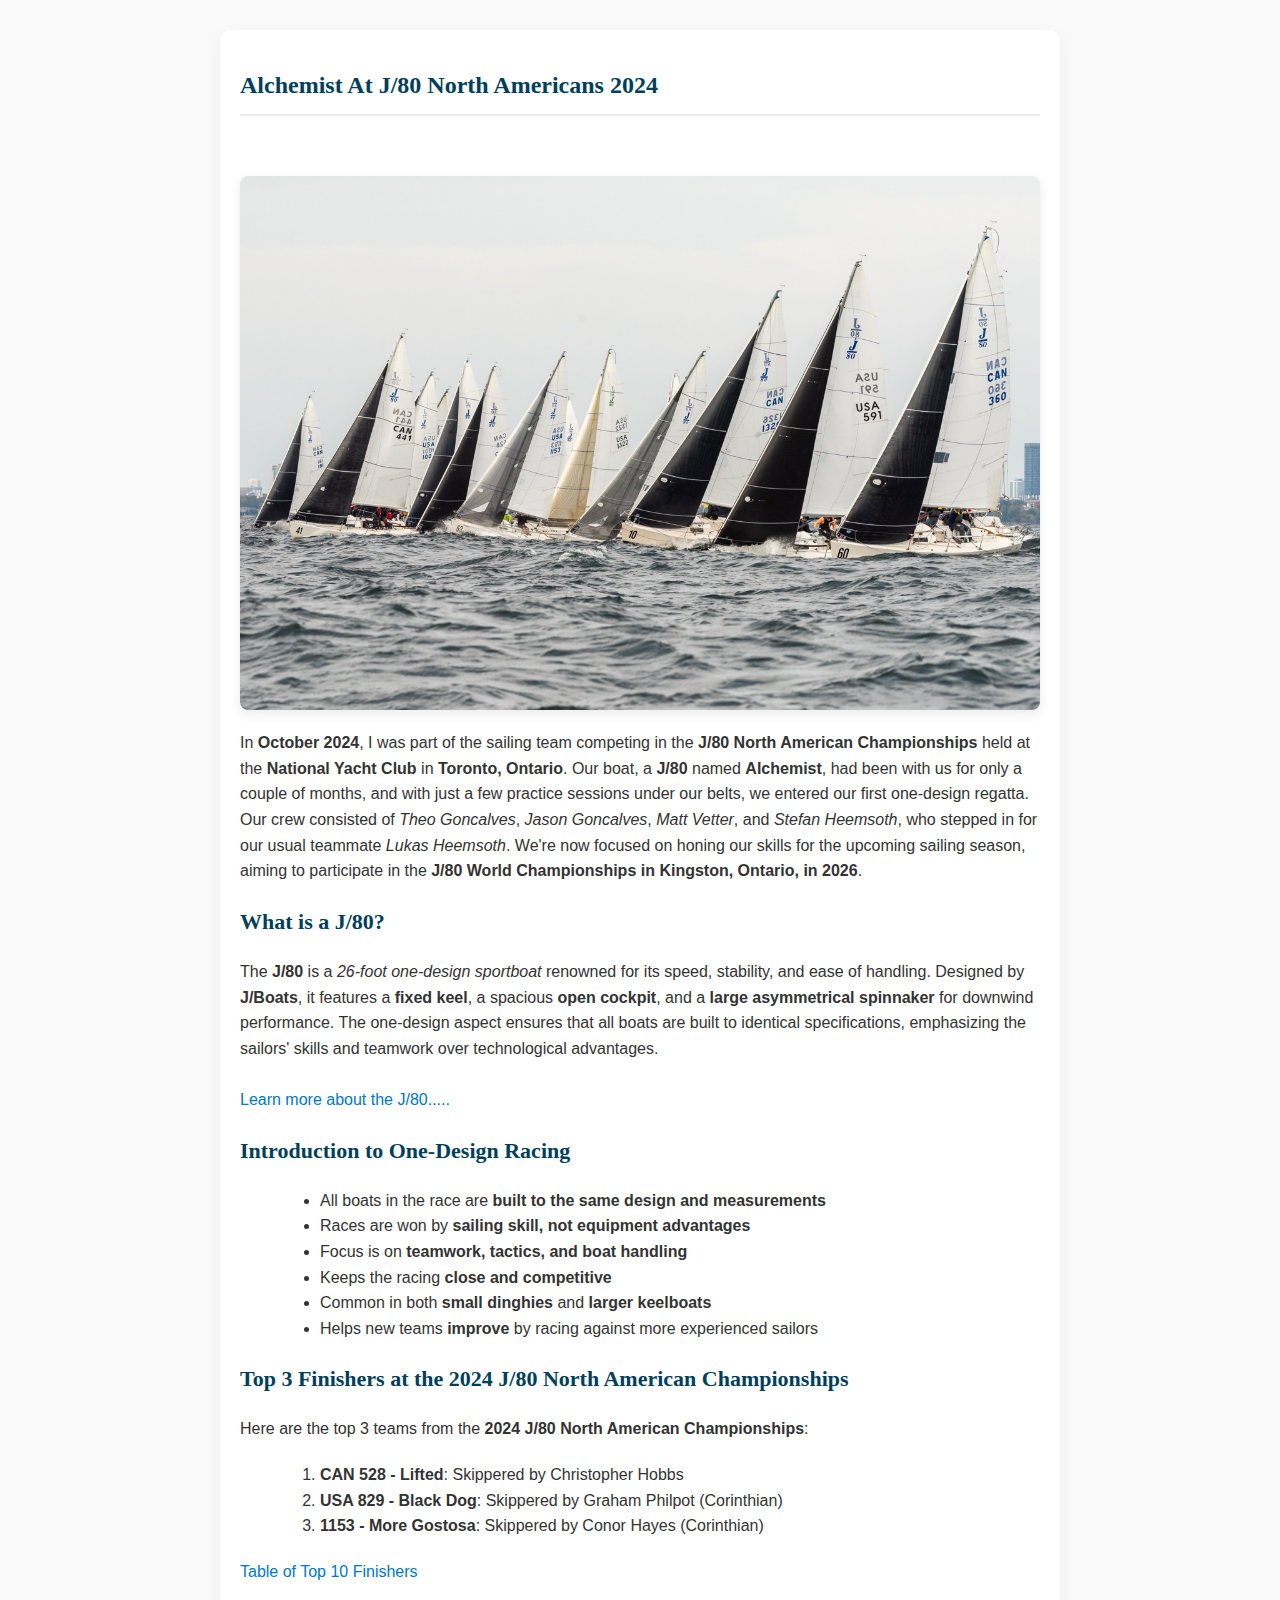
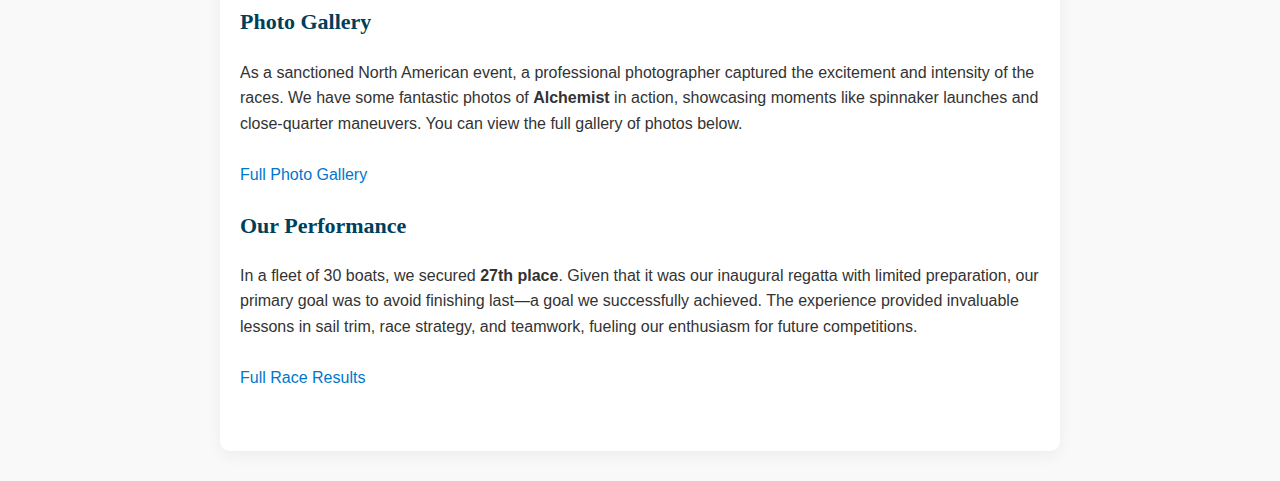
<file: theo-web/index.html>
<!DOCTYPE html>
<!--
	Author: Theo Goncalves
	Date: Sunday, March 30, 2025
	Description: Assignment For Computer Science. This is the Main Page of the website.
-->
<html>
	<head>
		<meta charset="UTF-8">
		<title>Alchemist At J/80 North Americans 2024</title>
		<link rel="stylesheet" href="style.css">
	</head>
	
	<body>

		<div class="results-container">

		<h1 class="results-title">Alchemist At J/80 North Americans 2024</h1>

		<div class="section">


			<img src="main_image1.jpeg" alt="Start"/>

			<p>
				In <b>October 2024</b>, I was part of the sailing team competing in the <b>J/80 North American Championships</b> held at the <b>National Yacht Club</b> in <b>Toronto, Ontario</b>. Our boat, a <b>J/80</b> named <b>Alchemist</b>, had been with us for only a couple of months, and with just a few practice sessions under our belts, we entered our first one-design regatta. Our crew consisted of <em>Theo Goncalves</em>, <em>Jason Goncalves</em>,  <em>Matt Vetter</em>, and <em>Stefan Heemsoth</em>, who stepped in for our usual teammate <em>Lukas Heemsoth</em>. We're now focused on honing our skills for the upcoming sailing season, aiming to participate in the <b>J/80 World Championships in Kingston, Ontario, in 2026</b>.
			</p>

		<h2>What is a J/80?</h2>
			<p>
				The <b>J/80</b> is a <em>26-foot one-design sportboat</em> renowned for its speed, stability, and ease of handling. Designed by <b>J/Boats</b>, it features a <b>fixed keel</b>, a spacious <b>open cockpit</b>, and a <b>large asymmetrical spinnaker</b> for downwind performance. The one-design aspect ensures that all boats are built to identical specifications, emphasizing the sailors' skills and teamwork over technological advantages. 
				<br><br><a href="https://jboats.com/j80" target="_blank">Learn more about the J/80.....</a>
			</p>

		<h2>Introduction to One-Design Racing</h2>
			<p>
				<ul>
					<li>All boats in the race are <b>built to the same design and measurements</b></li>
					<li>Races are won by <b>sailing skill, not equipment advantages</b></li>
					<li>Focus is on <b>teamwork, tactics, and boat handling</b></li>
					<li>Keeps the racing <b>close and competitive</b></li>
					<li>Common in both <b>small dinghies</b> and <b>larger keelboats</b></li>
					<li>Helps new teams <b>improve</b> by racing against more experienced sailors</li>
				</ul>
			</p>

		<h2>Top 3 Finishers at the 2024 J/80 North American Championships</h2>
			<p>
				Here are the top 3 teams from the <b>2024 J/80 North American Championships</b>:
				<ol>
					<li><b>CAN 528 - Lifted</b>: Skippered by Christopher Hobbs</li>
					<li><b>USA 829 - Black Dog</b>: Skippered by Graham Philpot (Corinthian)</li>
					<li><b>1153 - More Gostosa</b>: Skippered by Conor Hayes (Corinthian)</li>
				</ol>

				<a href="results.html">Table of Top 10 Finishers</a>
			</p>

		<h2>Photo Gallery</h2>
			<p>
				As a sanctioned North American event, a professional photographer captured the excitement and intensity of the races. We have some fantastic photos of <b>Alchemist</b> in action, showcasing moments like spinnaker launches and close-quarter maneuvers. You can view the full gallery of photos below.
				<br><br><a href="gallery.html">Full Photo Gallery</a>
			</p>

		<h2>Our Performance</h2>
			<p>
				In a fleet of 30 boats, we secured <b>27th place</b>. Given that it was our inaugural regatta with limited preparation, our primary goal was to avoid finishing last—a goal we successfully achieved. The experience provided invaluable lessons in sail trim, race strategy, and teamwork, fueling our enthusiasm for future competitions.
				<br><br><a href="https://www.yachtscoring.com/event_results_cumulative/16432" target="_blank">Full Race Results</a>
			</p>

		</div>
		</div>

	</body>
</html>
</file>
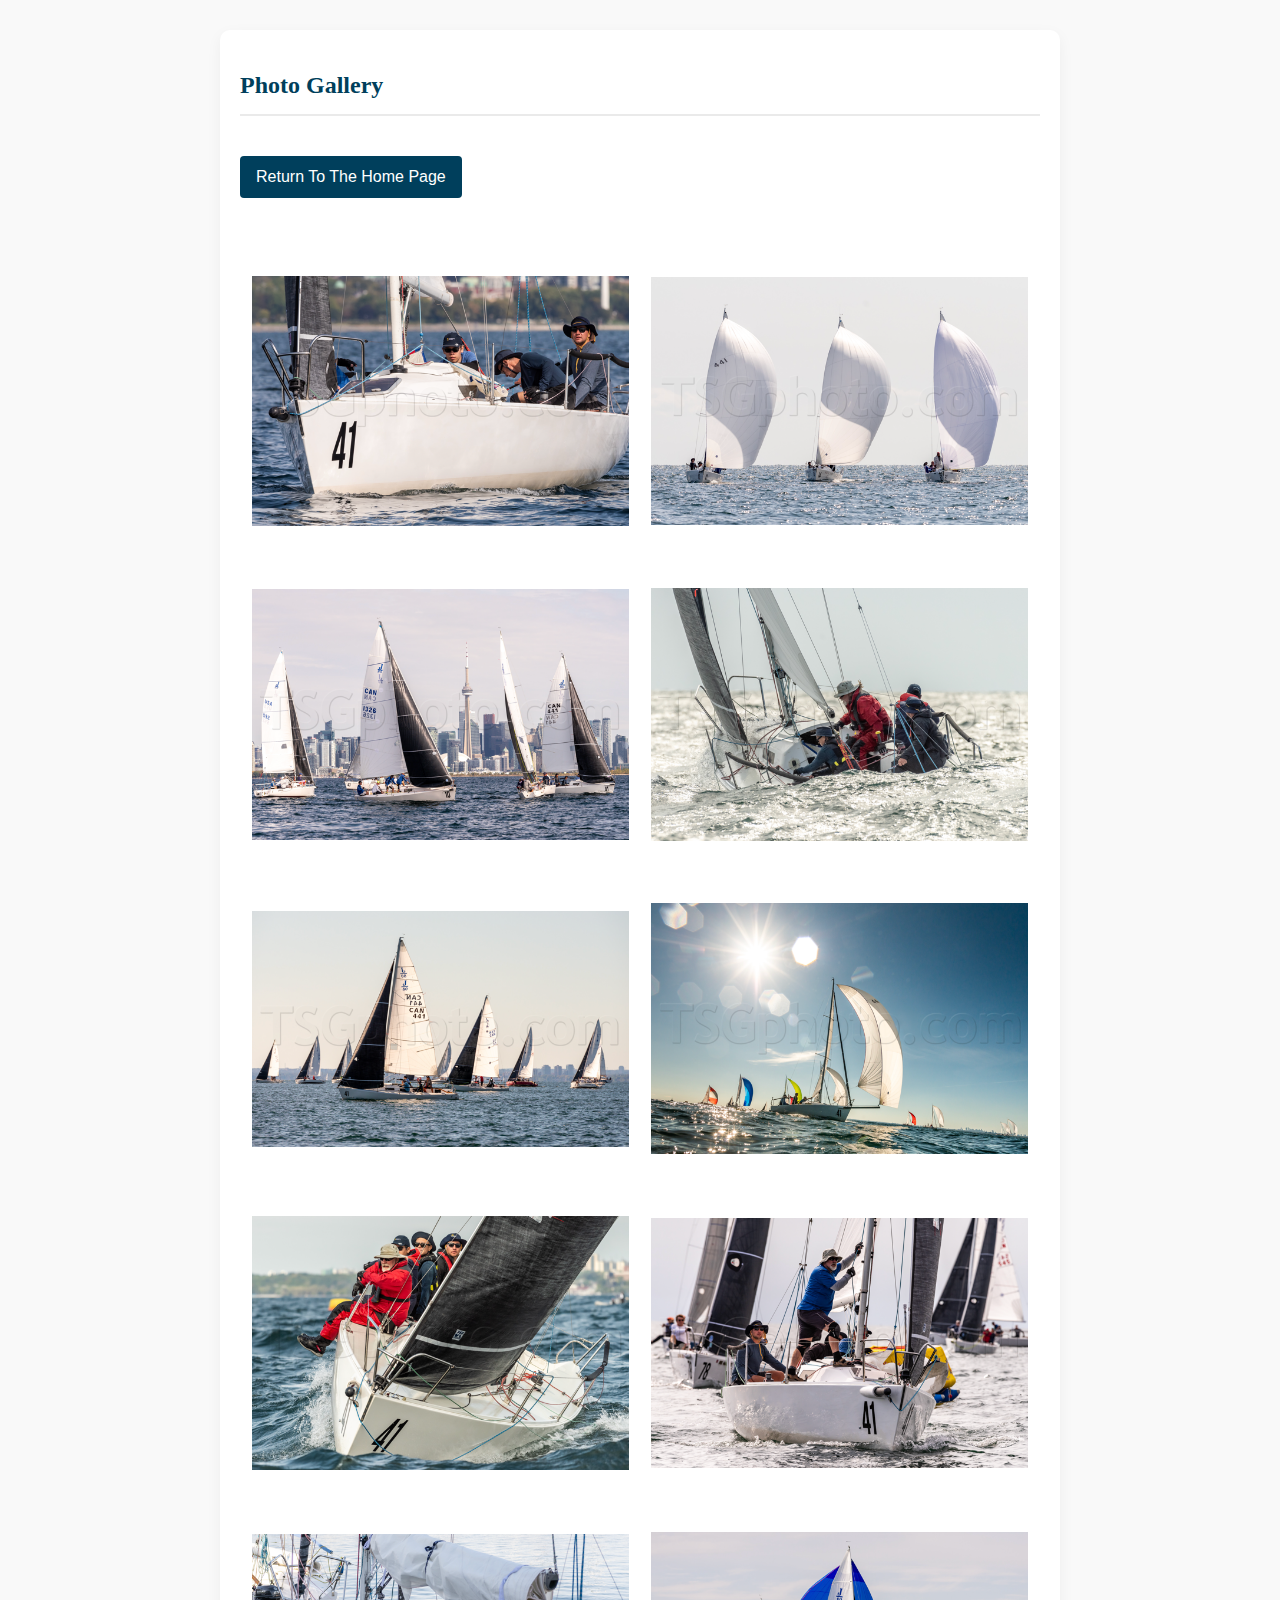
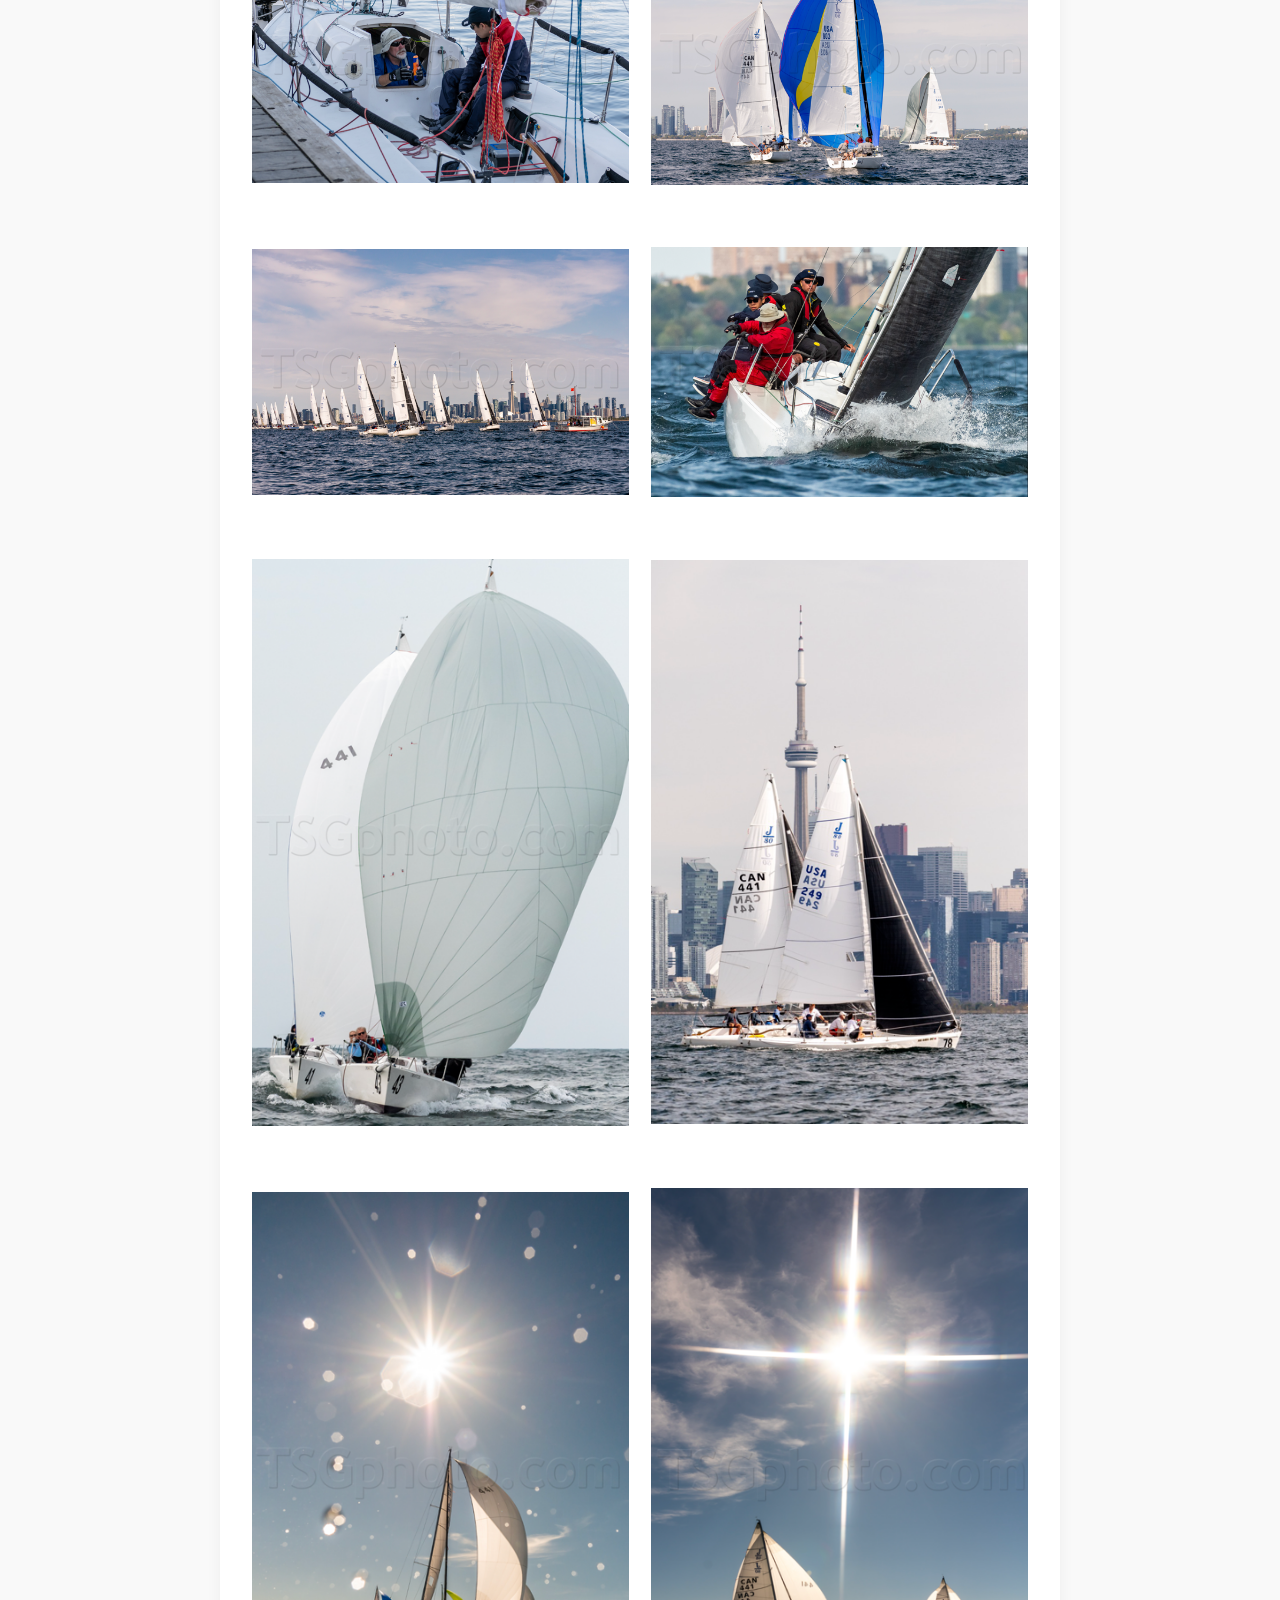
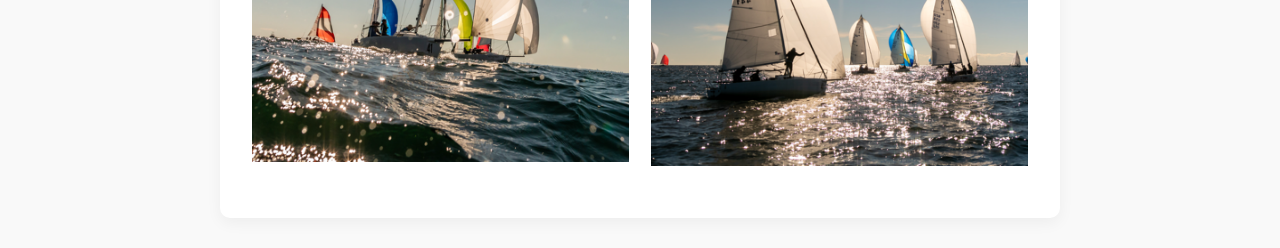
<file: theo-web/gallery.html>
<!DOCTYPE html>
<!--
	Author: Theo Goncalves
	Date: Sunday, March 30, 2025
	Description: Assignment For Computer Science. This is the Gallery Page of the website.
-->
<html>
	<head>
		<meta charset="UTF-8">
		<title>Photo Gallery</title>
		<link rel="stylesheet" href="style.css">
	</head>
	
	<body>

		<div class="results-container gallery">

		<h1 class="results-title">Photo Gallery</h1>

		<a href="index.html" class="nav-link">Return To The Home Page</a> <br><br>

		<table>
			<tr>
				<th><img src="g1.png" alt="PHOTO1"/></th>
				<th><img src="g2.png" alt="PHOTO2"/></th>
			</tr>

			<tr>
				<th><img src="g3.png" alt="PHOTO3"/></th>
				<th><img src="g4.png" alt="PHOTO4"/></th>
			</tr>

			<tr>
				<th><img src="g5.png" alt="PHOTO5"/></th>
				<th><img src="g6.png" alt="PHOTO6"/></th>
			</tr>

			<tr>
				<th><img src="g7.png" alt="PHOTO7"/></th>
				<th><img src="g8.png" alt="PHOTO8"/></th>
			</tr>

			<tr>
				<th><img src="g9.png" alt="PHOTO9"/></th>
				<th><img src="g10.png" alt="PHOTO10"/></th>
			</tr>

			<tr>
				<th><img src="g11.png" alt="PHOTO11"/></th>
				<th><img src="g12.png" alt="PHOTO12"/></th>
			</tr>

			<tr>
				<th><img src="g100.png" alt="PHOTO100"/></th>
				<th><img src="g101.png" alt="PHOTO101"/></th>
			</tr>

			<tr>
				<th><img src="g102.png" alt="PHOTO102"/></th>
				<th><img src="g103.png" alt="PHOTO103"/></th>
			</tr>
		</table>

		</div>

	</body>
</html>
</file>
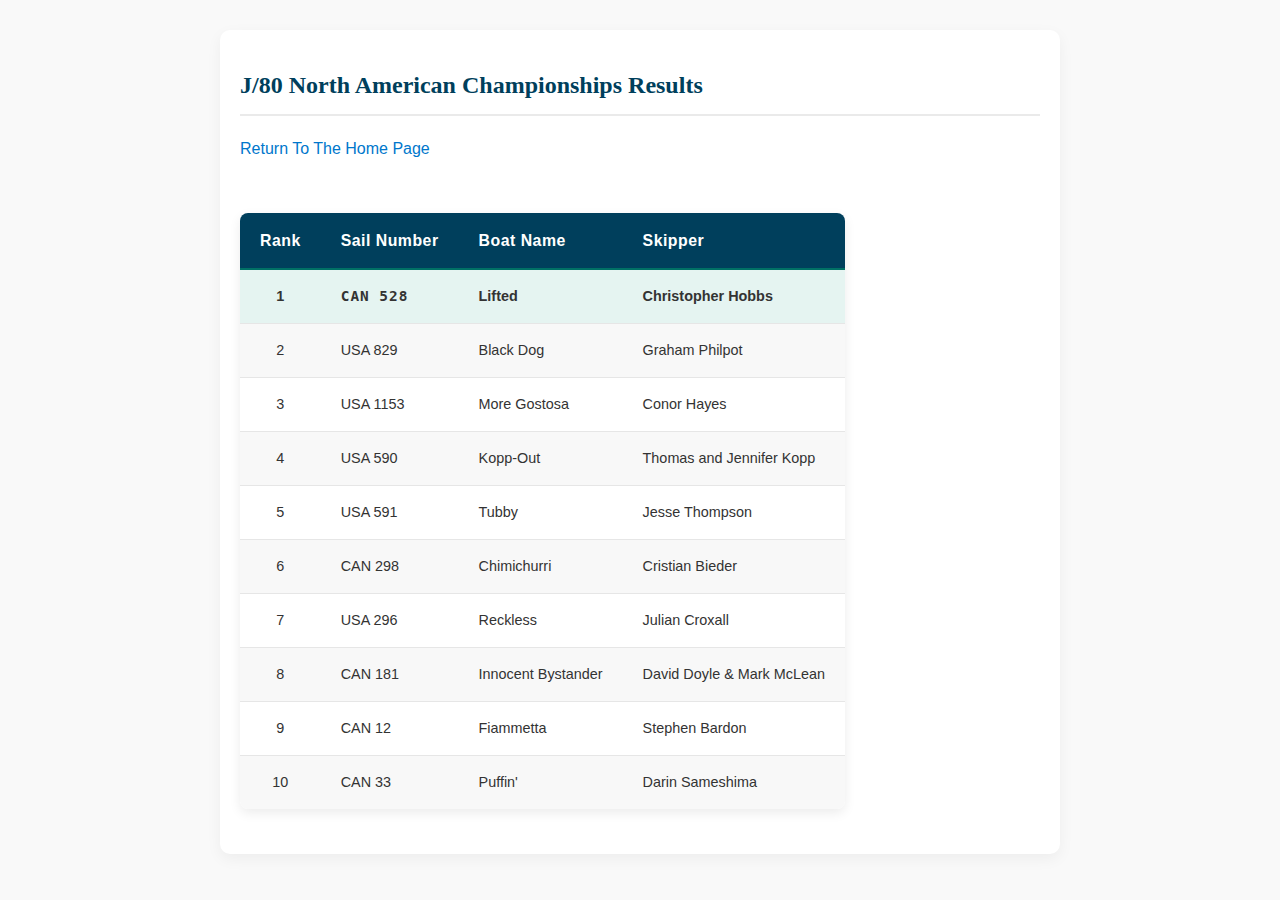
<file: theo-web/results.html>
<!DOCTYPE html>
<!--
	Author: Theo Goncalves
	Date: Sunday, March 31, 2025
	Description: Assignment For Computer Science. This is the Results Page of the website.
-->
<html>
	<head>
		<meta charset="UTF-8">
		<title>Results</title>
		<link rel="stylesheet" href="style.css">
	</head>
	
	<body>

		<div class="results-container">
    		<h1 class="results-title">J/80 North American Championships Results</h1>

		<a href="index.html">Return To The Home Page</a> <br><br>

		<table class="styled-table">
			<thead>
			<tr>
				<th>Rank</th>
				<th>Sail Number</th>
				<th>Boat Name</th>
				<th>Skipper</th>
			</tr>
			</thead>

			<tbody>
			<tr>
				<td>1</td>
				<td class="sail-number">CAN 528</td>
				<td>Lifted</td>
				<td>Christopher Hobbs</td>
			</tr>

			<tr>
				<td>2</td>
				<td>USA 829</td>
				<td>Black Dog</td>
				<td>Graham Philpot</td>
			</tr>

			<tr>
				<td>3</td>
				<td>USA 1153</td>
				<td>More Gostosa</td>
				<td>Conor Hayes</td>
			</tr>

			<tr>
				<td>4</td>
				<td>USA 590</td>
				<td>Kopp-Out</td>
				<td>Thomas and Jennifer Kopp</td>
			</tr>

			<tr>
				<td>5</td>
				<td>USA 591</td>
				<td>Tubby</td>
				<td>Jesse Thompson</td>
			</tr>

			<tr>
				<td>6</td>
				<td>CAN 298</td>
				<td>Chimichurri</td>
				<td>Cristian Bieder</td>
			</tr>

			<tr>
				<td>7</td>
				<td>USA 296</td>
				<td>Reckless</td>
				<td>Julian Croxall</td>
			</tr>

			<tr>
				<td>8</td>
				<td>CAN 181</td>
				<td>Innocent Bystander</td>
				<td>David Doyle & Mark McLean</td>
			</tr>

			<tr>
				<td>9</td>
				<td>CAN 12</td>
				<td>Fiammetta</td>
				<td>Stephen Bardon</td>
			</tr>

			<tr>
				<td>10</td>
				<td>CAN 33</td>
				<td>Puffin'</td>
				<td>Darin Sameshima</td>
			</tr>

			</tbody>
		</table>

		</div>

	</body>
</html>
</file>
<file: theo-web/style.css>
/*
	Author: Theo Goncalves
	Date: Sunday, March 30, 2025
	Description: Assignment For Computer Science. This is the Style Page of the website.
*/


body {
  font-family: Arial, sans-serif;
  font-size: 16px;
  line-height: 1.6;
  text-align: left;
  color: #333;
  background-color: #f9f9f9;
}

h1, h2 {
  font-family: Georgia, serif;
  font-weight: bold;
  color: #003f5c;
  text-align: left;
}

h1 {
  font-size: 28px;
}

h2 {
	font-size: 22px;
}

ul, ol {
	margin-left: 20px;
}

a {
	text-decoration: none;
	color: #0077cc;
}

a:hover {
	text-decoration: underline;
}

/* Styling for regular content section */
div.section {
	background-color: #white;
    padding: 20px 0;
}

div.section img{
    max-width: 100%;
    height: auto;
    display: block;
    margin: 20px auto;
    border-radius: 8px;
    box-shadow: 0 4px 12px rgba(0, 0, 0, 0.08);
}

div.section p {
    margin: 20px 0;
}

div.section ul,
div.section ol {
    margin: 20px 0 20px 40px;
}

div.section a {
    display: inline-block;
    margin: 5 px 0;
}

/* Unique styling for gallery page */
div.gallery-section {
	background-color: #eef;
}

/* Unique styling for results page */
div.results-section {
	background-color: #eef;
}

.styled-table {
    border-collapse: collapse;
    margin: 25px 0;
    font-size: 0.9em;
    font-family: sans-serif;
    min-width: 400px;
    box-shadow: 0 0 20px rgba(0, 0, 0, 0.15);
}

.styled-table td,
.styled-table th {
    padding: 15px 20px; /* Increased padding */
    text-align: left;
    vertical-align: middle;
}

/* Center align the Rank column */
.styled-table td:first-child,
.styled-table th:first-child {
    text-align: center;
}

.styled-table thead tr {
    background-color: #003f5c; /* Match your header color scheme */
    color: #ffffff;
    font-size: 1.1em; /* Slightly larger headers */
    letter-spacing: 0.5px;
}

/* Highlight the first place row */
.styled-table tbody tr:first-child {
    font-weight: bold;
    background-color: rgba(0, 152, 121, 0.1); /* Light green background */
}

.styled-table tbody tr:hover {
    background-color: #f1f8ff;
    transition: background-color 0.2s ease;
}

.styled-table tbody tr:nth-of-type(even) {
    background-color: #f8f8f8; /* Lighter, more subtle alternate row color */
}

.styled-table {
    border-collapse: separate;
    border-spacing: 0;
    border-radius: 8px;
    overflow: hidden; /* For the rounded corners */
    box-shadow: 0 4px 12px rgba(0, 0, 0, 0.08);
}

.styled-table th {
    border-bottom: 2px solid #007065;
}

.styled-table td {
    border-bottom: 1px solid #e6e6e6; /* Lighter borders between rows */
}

.styled-table tbody tr:last-of-type td {
    border-bottom: none; /* Remove border from last row */
}

/* Make table responsive on smaller screens */
@media screen and (max-width: 600px) {
    .styled-table {
        min-width: 100%;
        margin: 0;
    }
    
    .styled-table td, 
    .styled-table th {
        padding: 10px;
        font-size: 0.9em;
    }
}

/* Style for sail numbers to make country codes stand out */
.styled-table .sail-number {
    font-family: monospace;
    letter-spacing: 1px;
}

.results-container {
    max-width: 800px;
    margin: 30px auto;
    padding: 20px;
    background-color: white;
    border-radius: 10px;
    box-shadow: 0 5px 15px rgba(0, 0, 0, 0.05);
}

.results-title {
    color: #003f5c;
    margin-bottom: 20px;
    font-size: 24px;
    border-bottom: 2px solid #eaeaea;
    padding-bottom: 10px;
}

.results-title {
    color: #003f5c;
    margin-bottom: 20px;
    font-size: 24px;
    border-bottom: 2px solid #eaeaea;
    padding-bottom: 10px;
}

/* Navigation link styling */
.nav-link {
    display: inline-block;
    margin: 20px 0;
    padding: 8px 16px;
    background-color: #003f5c;
    color: white;
    border-radius: 4px;
    transition: background-color 0.2s ease;
}

.nav-link:hover {
    background-color: #005580;
    text-decoration: none;
}

/* Gallery grid layout */
.gallery-grid {
    display: grid;
    grid-template-columns: repeat(auto-fit, minmax(300px, 1fr));
    gap: 20px;
}

/* Add responsive image styling */
.results-container img {
    max-width: 100%;
    height: auto;
    display: block;
    margin: 20px auto;
}

/* Make gallery table responsive */
.gallery table {
    width: 100%;
}

.gallery table th {
    padding: 10px;
    width: 50%;
}

.gallery table img {
    width: 100%;
    height: auto;
    display: block;
}

@media screen and (max-width: 768px) {
    .gallery table th {
        display: block;
        width: 100%;
    }
}
</file>
